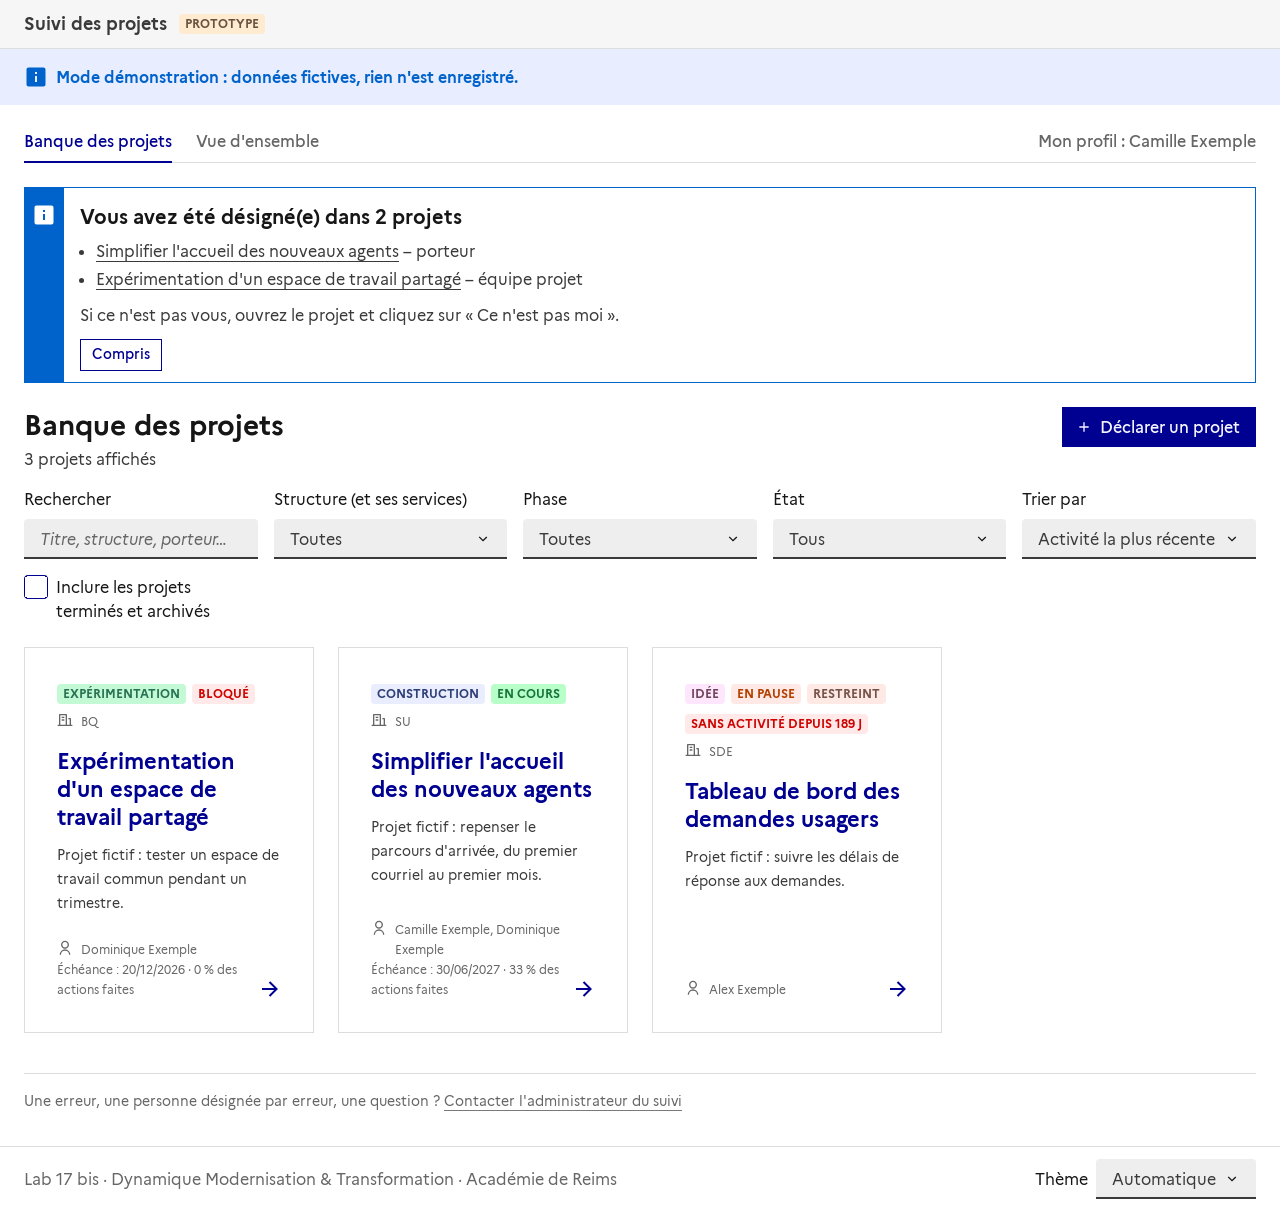
<file: suivi-projets/index.html>
<!DOCTYPE html>
<html lang="fr" data-fr-theme="light">
<head>
  <meta charset="utf-8">
  <meta name="viewport" content="width=device-width, initial-scale=1">
  <title>Suivi des projets – Lab 17 bis</title>
  <link rel="stylesheet" href="../vendor/dsfr/dsfr.min.css">
  <link rel="stylesheet" href="../vendor/dsfr/utility/icons/icons.min.css">
  <link rel="stylesheet" href="app.css?v=5">
  <script src="https://docs.getgrist.com/grist-plugin-api.js"></script>
</head>
<body>
  <header class="sp-entete">
    <p class="sp-entete__titre">Suivi des projets</p>
    <p class="fr-badge fr-badge--sm fr-badge--new fr-badge--no-icon">Prototype</p>
  </header>

  <div id="sp-demo" class="fr-notice fr-notice--info" hidden>
    <div class="fr-container--fluid sp-marge">
      <div class="fr-notice__body">
        <p class="fr-notice__title">Mode démonstration : données fictives, rien n'est enregistré.</p>
      </div>
    </div>
  </div>

  <main id="sp-app" class="sp-marge" aria-live="polite">
    <p>Chargement…</p>
  </main>

  <footer class="sp-pied sp-marge">
    <p>Lab 17 bis · Dynamique Modernisation &amp; Transformation · Académie de Reims</p>
    <div class="sp-pied__theme">
      <label class="fr-label" for="sp-theme">Thème</label>
      <select class="fr-select fr-select--sm" id="sp-theme">
        <option value="auto">Automatique</option>
        <option value="light">Clair</option>
        <option value="dark">Sombre</option>
      </select>
    </div>
  </footer>

  <script src="app.js?v=5"></script>
</body>
</html>
</file>
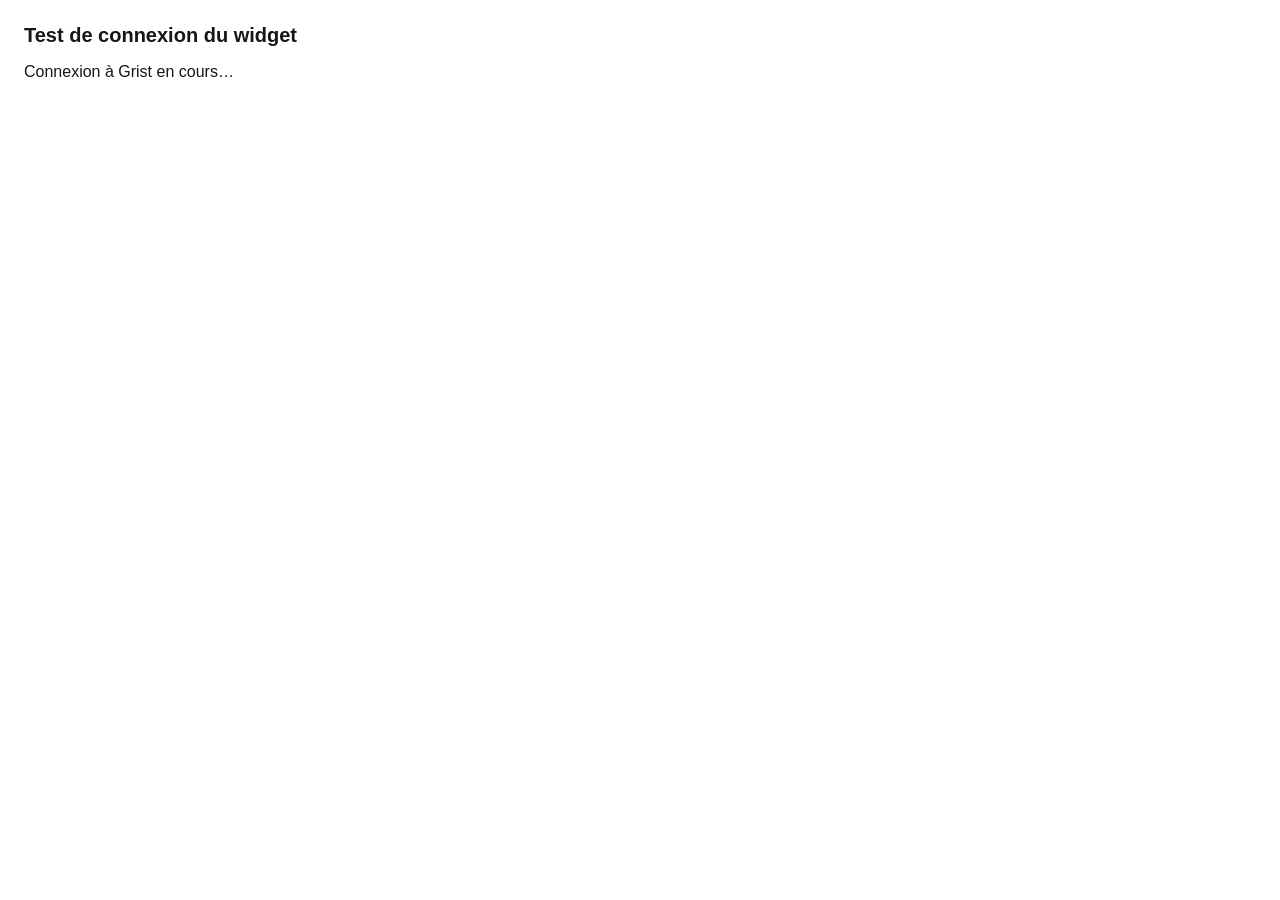
<file: widget-test/index.html>
<!DOCTYPE html>
<html lang="fr">
<head>
  <meta charset="utf-8">
  <meta name="viewport" content="width=device-width, initial-scale=1">
  <title>Test de widget – suivi des projets</title>
  <script src="https://docs.getgrist.com/grist-plugin-api.js"></script>
  <style>
    body { font-family: Marianne, Arial, sans-serif; margin: 1.5rem; color: #161616; }
    h1 { font-size: 1.25rem; margin: 0 0 1rem; }
    .ok { color: #18753c; font-weight: 700; }
    .ko { color: #ce0500; font-weight: 700; }
  </style>
</head>
<body>
  <h1>Test de connexion du widget</h1>
  <p id="etat">Connexion à Grist en cours…</p>

  <script>
    var etat = document.getElementById('etat');

    grist.ready({ requiredAccess: 'read table' });

    grist.onRecords(function (records) {
      etat.className = 'ok';
      etat.textContent = 'Widget connecté. Projets visibles avec vos droits : ' + records.length + '.';
    });

    setTimeout(function () {
      if (etat.className !== 'ok') {
        etat.className = 'ko';
        etat.textContent = "Pas de réponse de Grist. Vérifiez que l'accès « Lecture de la table » est accordé.";
      }
    }, 8000);
  </script>
</body>
</html>
</file>
<file: suivi-projets/app.css>
/* Mise en page propre au widget. Les composants viennent du DSFR. */

body {
  background: var(--background-default-grey);
  color: var(--text-default-grey);
  min-height: 100vh;
  display: flex;
  flex-direction: column;
}

.sp-marge { padding-left: 1.5rem; padding-right: 1.5rem; }

#sp-app { flex: 1; padding-top: 1rem; padding-bottom: 2rem; }

.sp-entete {
  display: flex;
  align-items: center;
  gap: .75rem;
  padding: .75rem 1.5rem;
  border-bottom: 1px solid var(--border-default-grey);
  background: var(--background-alt-grey);
}
.sp-entete__titre { margin: 0; font-weight: 700; font-size: 1.125rem; }
.sp-entete .fr-badge { margin: 0; }

.sp-pied {
  display: flex;
  flex-wrap: wrap;
  justify-content: space-between;
  align-items: center;
  gap: 1rem;
  padding-top: .75rem;
  padding-bottom: .75rem;
  border-top: 1px solid var(--border-default-grey);
  font-size: .875rem;
  color: var(--text-mention-grey);
}
.sp-pied p { margin: 0; }
.sp-pied__theme { display: flex; align-items: center; gap: .5rem; }
.sp-pied__theme .fr-label { margin: 0; }
.sp-pied__theme .fr-select { margin: 0; width: auto; }

/* En-tête de vue */
.sp-titre-ligne {
  display: flex;
  flex-wrap: wrap;
  justify-content: space-between;
  align-items: flex-start;
  gap: 1rem;
  margin-bottom: 1rem;
}
.sp-titre-ligne h1, .sp-titre-ligne h2 { margin-bottom: .25rem; }

/* Filtres */
.sp-filtres {
  display: grid;
  grid-template-columns: repeat(auto-fit, minmax(13rem, 1fr));
  gap: 1rem;
  align-items: end;
  margin-bottom: 1.5rem;
}
.sp-filtres .fr-input-group,
.sp-filtres .fr-select-group,
.sp-filtres .fr-checkbox-group { margin: 0; }

/* Cartes */
.sp-cartes {
  display: grid;
  grid-template-columns: repeat(auto-fill, minmax(18rem, 1fr));
  gap: 1.5rem;
}
.sp-cartes .fr-card { height: 100%; }

.sp-badges { display: flex; flex-wrap: wrap; gap: .375rem; margin: 0 0 .5rem; padding: 0; list-style: none; }
.sp-badges li { margin: 0; padding: 0; }

/* Fiche */
.sp-fiche-meta { color: var(--text-mention-grey); margin-bottom: 1rem; }
.sp-onglets { margin: 1.5rem 0; }
.sp-section { margin-bottom: 2rem; }
.sp-section h3 { font-size: 1.125rem; margin-bottom: .5rem; }
.sp-texte { white-space: pre-wrap; }
.sp-infos {
  display: grid;
  grid-template-columns: repeat(auto-fit, minmax(14rem, 1fr));
  gap: 1rem 2rem;
  margin: 0 0 2rem;
}
.sp-infos dt, .sp-infos dd { padding: 0; margin: 0; }
.sp-infos dt { font-weight: 700; font-size: .875rem; color: var(--text-mention-grey); }
.sp-infos dd { margin: 0; }
.sp-vide { color: var(--text-mention-grey); font-style: italic; }

/* Formulaires en ligne */
.sp-ajout {
  display: grid;
  grid-template-columns: repeat(auto-fit, minmax(12rem, 1fr));
  gap: 1rem;
  align-items: end;
  padding: 1rem;
  margin-bottom: 1.5rem;
  background: var(--background-alt-grey);
}
.sp-ajout .fr-input-group, .sp-ajout .fr-select-group { margin: 0; }
.sp-ajout--large { grid-template-columns: 1fr; }

/* Puces de sélection multiple */
.sp-puces { display: flex; flex-wrap: wrap; gap: .5rem; margin: .5rem 0; padding: 0; list-style: none; }
.sp-puces li { margin: 0; padding: 0; }

/* Journal */
.sp-journal { list-style: none; margin: 0; padding: 0; }
.sp-journal li {
  border-left: 3px solid var(--border-action-high-blue-france);
  padding: .25rem 0 .25rem 1rem;
  margin: 0 0 1.25rem;
}
.sp-journal__meta { font-size: .875rem; color: var(--text-mention-grey); margin-bottom: .25rem; }

/* Tableau d'actions */
.sp-table { width: 100%; border-collapse: collapse; }
.sp-table th, .sp-table td {
  text-align: left;
  vertical-align: middle;
  padding: .5rem .75rem;
  border-bottom: 1px solid var(--border-default-grey);
}
.sp-table th { font-size: .875rem; }
.sp-table .fr-select { margin: 0; }
.sp-table--fait td:first-child { text-decoration: line-through; color: var(--text-mention-grey); }
.sp-defile { overflow-x: auto; }

.sp-actions-ligne { display: flex; flex-wrap: wrap; gap: .5rem; }

.sp-alerte { margin-bottom: 1.5rem; }

/* Navigation entre vues */
.sp-nav { margin-bottom: 1.5rem; border-bottom: 1px solid var(--border-default-grey); }
.sp-nav ul { display: flex; flex-wrap: wrap; gap: 1.5rem; margin: 0; padding: 0; list-style: none; }
.sp-nav li { margin: 0; padding: 0; }
.sp-nav a {
  display: inline-block;
  padding: .5rem 0;
  font-weight: 500;
  color: var(--text-mention-grey);
  background-image: none;
  border-bottom: 2px solid transparent;
  margin-bottom: -1px;
}
.sp-nav a:hover { color: var(--text-title-grey); }
.sp-nav a[aria-current="page"] {
  color: var(--text-active-blue-france);
  border-bottom-color: var(--border-active-blue-france);
}

.sp-mode { margin-bottom: 1rem; }

/* Kanban */
.sp-kanban {
  display: grid;
  grid-template-columns: repeat(var(--sp-colonnes, 4), minmax(9.5rem, 1fr));
  gap: .75rem;
  overflow-x: auto;
  padding-bottom: .5rem;
}
.sp-colonne {
  background: var(--background-alt-grey);
  padding: .75rem;
  min-height: 9rem;
  border: 2px dashed transparent;
}
.sp-colonne--survol { border-color: var(--border-active-blue-france); }
.sp-colonne__titre { font-size: .875rem; margin: 0 0 .75rem; display: flex; justify-content: space-between; }
.sp-colonne__nombre { color: var(--text-mention-grey); font-weight: 400; }
.sp-colonne__vide { font-size: .75rem; color: var(--text-mention-grey); text-align: center; margin: 1.5rem 0 0; }
.sp-ticket {
  background: var(--background-default-grey);
  border: 1px solid var(--border-default-grey);
  padding: .625rem .75rem .25rem;
  margin-bottom: .5rem;
  cursor: grab;
}
.sp-ticket--glisse { opacity: .5; }
.sp-ticket p { margin: 0 0 .25rem; }
.sp-ticket__titre { font-weight: 700; font-size: .875rem; }
.sp-ticket__meta { font-size: .75rem; color: var(--text-mention-grey); }
.sp-ticket .sp-badges { margin: .25rem 0; }
.sp-ticket__boutons { display: flex; justify-content: space-between; gap: .25rem; }
.sp-ticket__boutons .fr-btn {
  font-size: 0; padding-left: .25rem; padding-right: .25rem; min-height: 1.75rem;
}
.sp-ticket__boutons .fr-btn::before { margin: 0; }

/* Calendrier (Gantt) */
.sp-gantt { min-width: 40rem; }
.sp-gantt__ligne {
  display: grid;
  grid-template-columns: minmax(11rem, 16rem) 1fr;
  border-bottom: 1px solid var(--border-default-grey);
}
.sp-gantt__entete { border-bottom-width: 2px; }
.sp-gantt__libelle { padding: .5rem .75rem .5rem 0; font-size: .875rem; }
.sp-gantt__libelle a { font-weight: 500; }
.sp-gantt__meta { display: block; font-size: .75rem; color: var(--text-mention-grey); }
.sp-gantt__piste { position: relative; min-height: 2.75rem; background: var(--background-alt-grey); }
.sp-gantt__entete .sp-gantt__piste { min-height: 1.75rem; background: none; }
.sp-gantt__mois {
  position: absolute; top: 0; bottom: 0;
  border-left: 1px solid var(--border-default-grey);
  padding-left: .25rem;
  font-size: .75rem; color: var(--text-mention-grey); white-space: nowrap;
}
.sp-gantt__jour, .sp-gantt__jour-legende {
  position: absolute; top: 0; bottom: 0; width: 2px;
  background: var(--border-plain-error);
  z-index: 1;
}
.sp-gantt__jour-legende { position: static; display: inline-block; height: .875rem; vertical-align: middle; }
.sp-gantt__barre {
  position: absolute; top: 50%; height: 1rem; transform: translateY(-50%);
  border-radius: .25rem;
  background: var(--background-action-high-blue-france);
  z-index: 2;
}
.sp-gantt__jalon {
  position: absolute; top: 50%; width: .875rem; height: .875rem;
  transform: translate(-50%, -50%) rotate(45deg);
  background: var(--background-action-high-blue-france);
  z-index: 2;
}
.sp-barre--afaire { background: var(--background-action-low-blue-france); outline: 1px solid var(--border-action-high-blue-france); }
.sp-barre--encours { background: var(--background-action-high-blue-france); }
.sp-barre--fait { background: var(--background-flat-success); }
.sp-barre--abandon { background: var(--background-disabled-grey); }
.sp-barre--pause { background: var(--background-flat-warning); }
.sp-barre--bloque { background: var(--background-flat-error); }
.sp-gantt__legende { font-size: .75rem; color: var(--text-mention-grey); margin-top: .5rem; }

/* Chiffres clés */
.sp-chiffres {
  display: grid;
  grid-template-columns: repeat(auto-fit, minmax(11rem, 1fr));
  gap: 1rem;
  margin: 0 0 1rem;
  padding: 0;
  list-style: none;
}
.sp-chiffre {
  margin: 0;
  padding: 1rem 1.25rem;
  background: var(--background-alt-grey);
  border-left: 4px solid var(--border-action-high-blue-france);
}
.sp-chiffre--error { border-left-color: var(--border-plain-error); }
.sp-chiffre--warning { border-left-color: var(--border-plain-warning); }
.sp-chiffre__valeur { display: block; font-size: 2rem; font-weight: 700; line-height: 2.5rem; color: var(--text-title-grey); }
.sp-chiffre__libelle { display: block; font-size: .875rem; color: var(--text-mention-grey); }

.sp-table .sp-badges { margin: 0; }
.sp-table button.fr-link { text-align: left; }

/* --- Profil et ajout de personnes ----------------------------------------- */
.sp-nav__profil { margin-left: auto !important; }
.sp-notice { margin: -0.5rem 0 1.5rem; }
.sp-notice .fr-container { padding: 0 1rem; max-width: none; }
.sp-bloc { margin-bottom: 2rem; }
.sp-form-court { max-width: 36rem; }
.sp-ligne-form { display: flex; flex-wrap: wrap; align-items: flex-end; gap: 1rem; }
.sp-ligne-form .fr-select-group { flex: 1 1 18rem; margin-bottom: 0; }
.sp-ajout-personne { margin-top: 0.5rem; }
.sp-nouvelle-personne {
  margin-top: 0.75rem; padding: 1rem;
  border-left: 3px solid var(--border-active-blue-france);
  background: var(--background-alt-grey);
}
.sp-nouvelle-personne .fr-input-group, .sp-nouvelle-personne .fr-select-group { margin-bottom: 1rem; max-width: 30rem; }
.sp-contact { margin: 2.5rem 0 0; padding-top: 1rem; border-top: 1px solid var(--border-default-grey); color: var(--text-mention-grey); }
.sp-pas-moi { margin-top: 1.5rem; color: var(--text-mention-grey); }
.sp-pas-moi .fr-link { vertical-align: baseline; }
</file>
